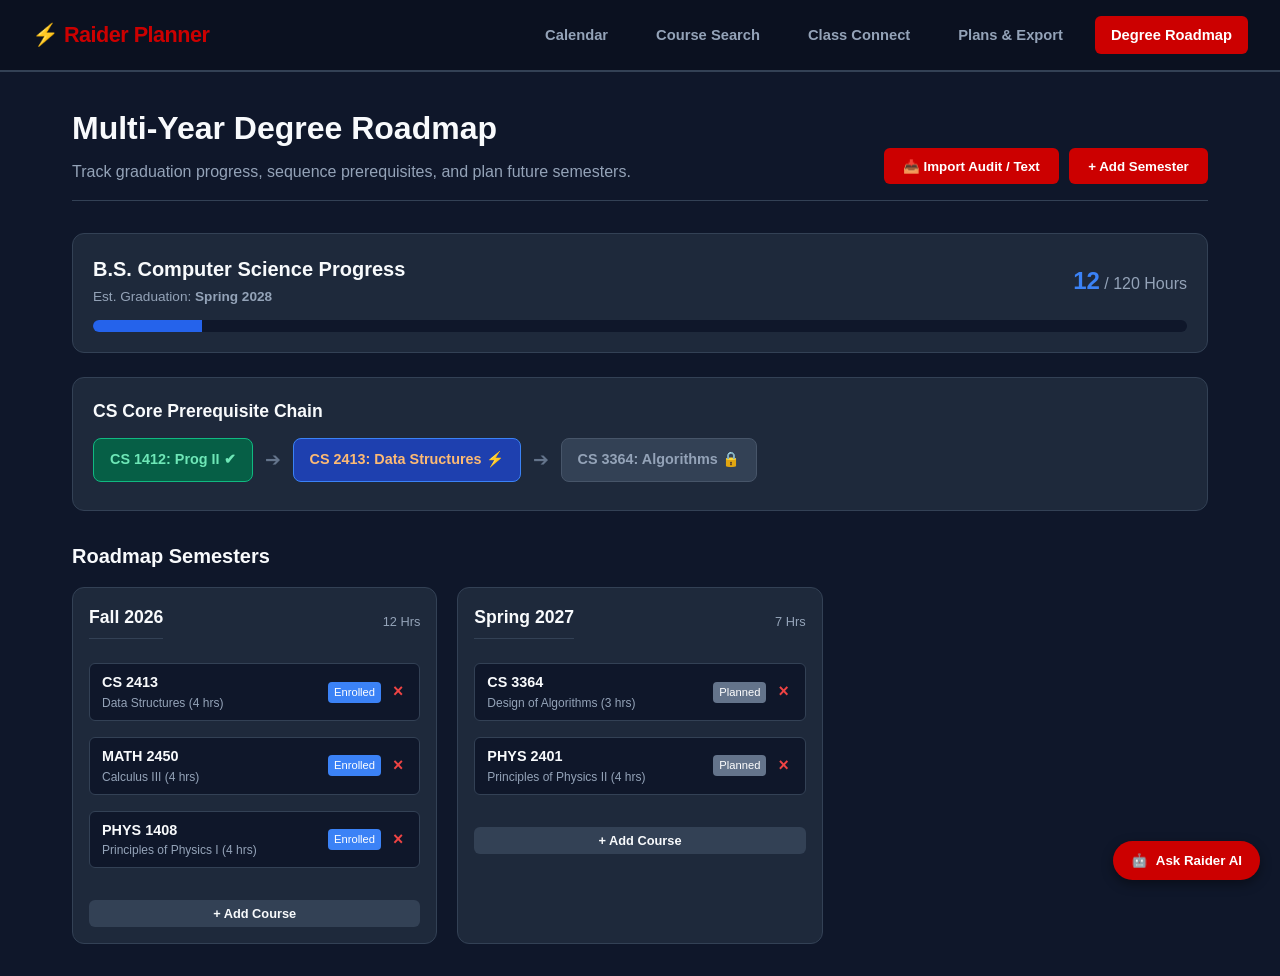
<file: templates/degree-map.html>
<!DOCTYPE html>
<html lang="en">
<head>
  <meta charset="UTF-8" />
  <meta name="viewport" content="width=device-width, initial-scale=1.0" />
  <title>Raider Planner - Multi-Year Degree Roadmap</title>
  <link rel="stylesheet" href="../static/css/style.css?v=2" />
</head>
<body class="bg-slate-900 text-slate-100 font-sans">

  <!-- Top Navigation Bar -->
  <nav class="navbar">
    <div class="logo">⚡ Raider Planner</div>
    <div class="nav-links">
      <a href="/">Calendar</a>
      <a href="/search">Course Search</a>
      <a href="/social">Class Connect</a>
      <a href="/plans">Plans & Export</a>
      <a href="/degree-map" class="active">Degree Roadmap</a>
    </div>
  </nav>

  <main class="container">
    <!-- Header Banner & Controls -->
    <header class="page-header" style="display: flex; justify-content: space-between; align-items: flex-end;">
      <div>
        <h1>Multi-Year Degree Roadmap</h1>
        <p>Track graduation progress, sequence prerequisites, and plan future semesters.</p>
      </div>
      <div style="display: flex; gap: 10px;">
        <button onclick="openAuditModal()" class="btn-secondary">📥 Import Audit / Text</button>
        <button onclick="addSemesterBucket()" class="btn-primary">+ Add Semester</button>
      </div>
    </header>

    <!-- Overall Degree Progress Summary -->
    <div class="card" style="background: #1e293b; padding: 20px; border-radius: 12px; margin-bottom: 24px; border: 1px solid #334155;">
      <div style="display: flex; justify-content: space-between; align-items: center; margin-bottom: 12px;">
        <div>
          <h2 style="margin: 0; font-size: 1.25rem;">B.S. Computer Science Progress</h2>
          <span style="font-size: 0.85rem; color: #94a3b8;">Est. Graduation: <strong>Spring 2028</strong></span>
        </div>
        <div style="text-align: right;">
          <span id="earnedHoursText" style="font-size: 1.5rem; font-weight: 700; color: #3b82f6;">0</span>
          <span style="color: #94a3b8;">/ 120 Hours</span>
        </div>
      </div>
      
      <!-- Progress Bar -->
      <div style="width: 100%; background: #0f172a; height: 12px; border-radius: 6px; overflow: hidden;">
        <div id="degreeProgressBar" style="width: 0%; background: #2563eb; height: 100%; transition: width 0.4s ease;"></div>
      </div>
    </div>

    <!-- Prerequisite Chain Visualization -->
    <div class="prereq-chain-card" style="background: #1e293b; padding: 20px; border-radius: 12px; margin-bottom: 30px; border: 1px solid #334155;">
      <h3 style="margin-top: 0; font-size: 1.1rem; color: #f8fafc;">CS Core Prerequisite Chain</h3>
      <div class="flowchart" style="display: flex; align-items: center; gap: 12px; flex-wrap: wrap; margin-top: 14px;">
        <div class="node node-done" style="padding: 10px 16px; background: #065f46; border: 1px solid #10b981; border-radius: 8px;">CS 1412: Prog II ✔</div>
        <div class="arrow" style="color: #64748b; font-size: 1.2rem;">➔</div>
        <div class="node node-active" style="padding: 10px 16px; background: #1e40af; border: 1px solid #3b82f6; border-radius: 8px;">CS 2413: Data Structures ⚡</div>
        <div class="arrow" style="color: #64748b; font-size: 1.2rem;">➔</div>
        <div class="node node-locked" style="padding: 10px 16px; background: #334155; border: 1px solid #475569; border-radius: 8px; color: #94a3b8;">CS 3364: Algorithms 🔒</div>
      </div>
    </div>

    <!-- Multi-Semester Grid -->
    <h2 style="font-size: 1.25rem; margin-bottom: 16px;">Roadmap Semesters</h2>
    <div id="semesterGrid" class="semester-grid" style="display: grid; grid-template-columns: repeat(auto-fill, minmax(280px, 1fr)); gap: 20px;">
      <!-- Dynamic semester cards rendered via degree-map.js -->
    </div>
  </main>

  <!-- DegreeWorks Audit Text Import Modal -->
  <div id="auditModal" class="modal-overlay hidden">
    <div class="modal-card">
      <div class="modal-header">
        <h3>Import DegreeWorks Audit Text</h3>
        <button class="close-btn" onclick="closeAuditModal()">&times;</button>
      </div>
      <div class="modal-body">
        <p style="font-size: 0.85rem; color: #94a3b8; margin-bottom: 12px;">
          Open DegreeWorks, press <strong>Ctrl + A</strong> (Select All), copy the text, and paste it below. Raider Planner will parse your completed courses and credit hours automatically.
        </p>
        <textarea id="auditText" rows="8" placeholder="Paste DegreeWorks audit text here..." style="width: 100%; background: #0f172a; border: 1px solid #334155; color: #f8fafc; padding: 10px; border-radius: 8px; outline: none;"></textarea>
      </div>
      <div class="modal-actions">
        <button onclick="closeAuditModal()" class="btn-cancel">Cancel</button>
        <button onclick="parseAuditText()" class="btn-save">Parse & Load Audit</button>
      </div>
    </div>
  </div>

  <script src="../static/js/degree-map.js?v=1"></script>
  <script src="../static/js/ai-widget.js"></script>
</body>
</html>
</file>
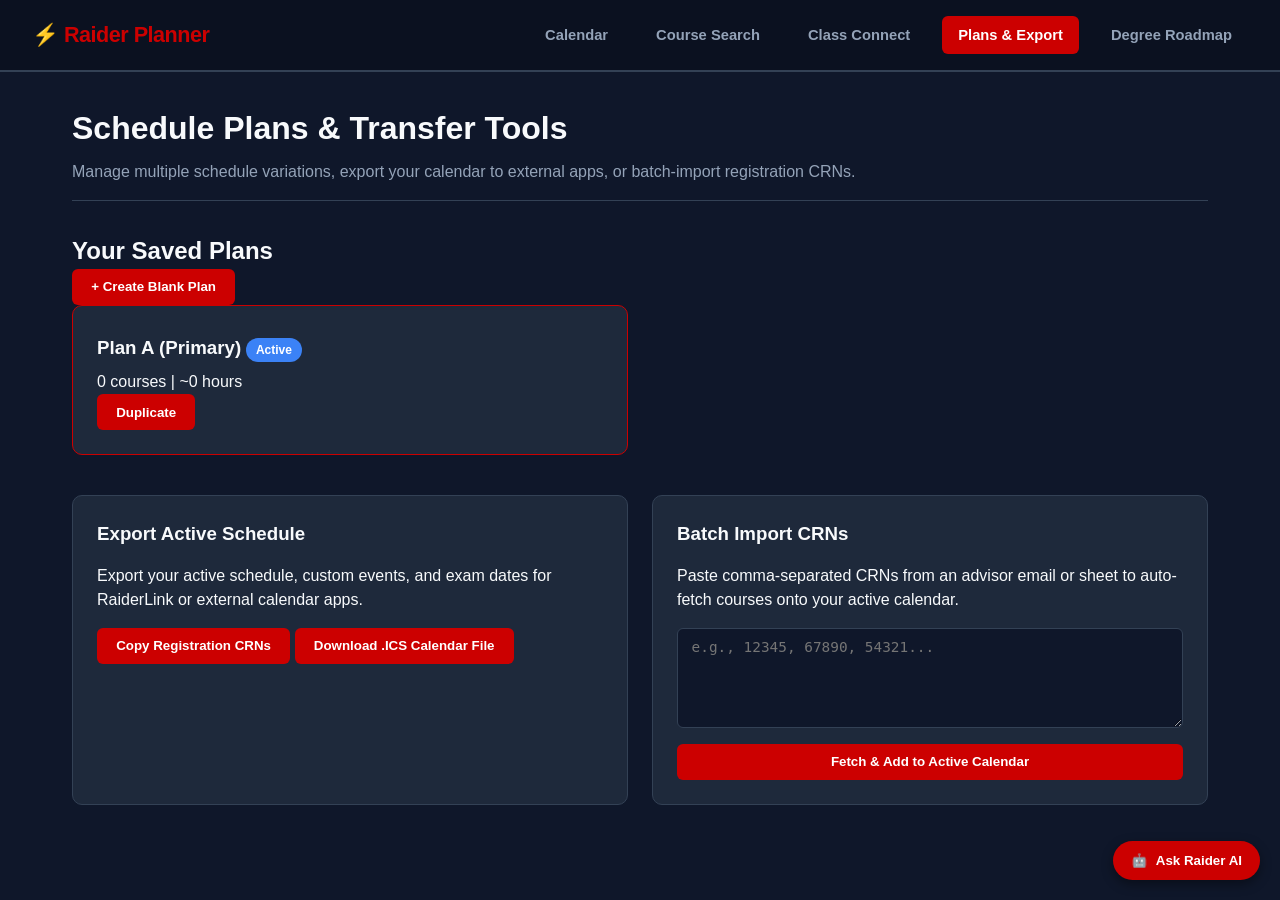
<file: templates/plans.html>
<!DOCTYPE html>
<html lang="en">
<head>
  <meta charset="UTF-8" />
  <meta name="viewport" content="width=device-width, initial-scale=1.0" />
  <title>Raider Planner - Schedule Manager & Export</title>
  <link rel="stylesheet" href="../static/css/style.css" />
</head>
<body class="bg-slate-900 text-slate-100 font-sans">
  
  <nav class="navbar">
    <div class="logo">⚡ Raider Planner</div>
    <div class="nav-links">
      <a href="/">Calendar</a>
      <a href="/search">Course Search</a>
      <a href="/social">Class Connect</a>
      <a href="/plans" class="active">Plans & Export</a>
      <a href="/degree-map">Degree Roadmap</a>
    </div>
  </nav>

  <main class="container">
    <header class="page-header">
      <h1>Schedule Plans & Transfer Tools</h1>
      <p>Manage multiple schedule variations, export your calendar to external apps, or batch-import registration CRNs.</p>
    </header>

    <!-- Active & Saved Plans Section -->
    <div class="section-header">
      <h2>Your Saved Plans</h2>
      <button class="btn-primary" onclick="createNewPlan()">+ Create Blank Plan</button>
    </div>

    <div id="plansGrid" class="plans-grid">
      <!-- Dynamically populated by plans.js -->
    </div>

    <!-- Export & Batch Import Section -->
    <div class="transfer-section">
      <div class="transfer-card">
        <h3>Export Active Schedule</h3>
        <p>Export your active schedule, custom events, and exam dates for RaiderLink or external calendar apps.</p>
        <div class="btn-group">
          <button onclick="copyCrnList()" class="btn-secondary">Copy Registration CRNs</button>
          <button onclick="exportIcsFile()" class="btn-action">Download .ICS Calendar File</button>
        </div>
      </div>

      <div class="transfer-card">
        <h3>Batch Import CRNs</h3>
        <p>Paste comma-separated CRNs from an advisor email or sheet to auto-fetch courses onto your active calendar.</p>
        <textarea id="importCrnText" placeholder="e.g., 12345, 67890, 54321..."></textarea>
        <button onclick="importCrnBatch()" class="btn-primary">Fetch & Add to Active Calendar</button>
      </div>
    </div>
  </main>

  <!-- Dedicated Page Script -->
  <script src="../static/js/plans.js?v=2"></script>
  <script src="../static/js/ai-widget.js"></script>
</body>
</html>
</file>
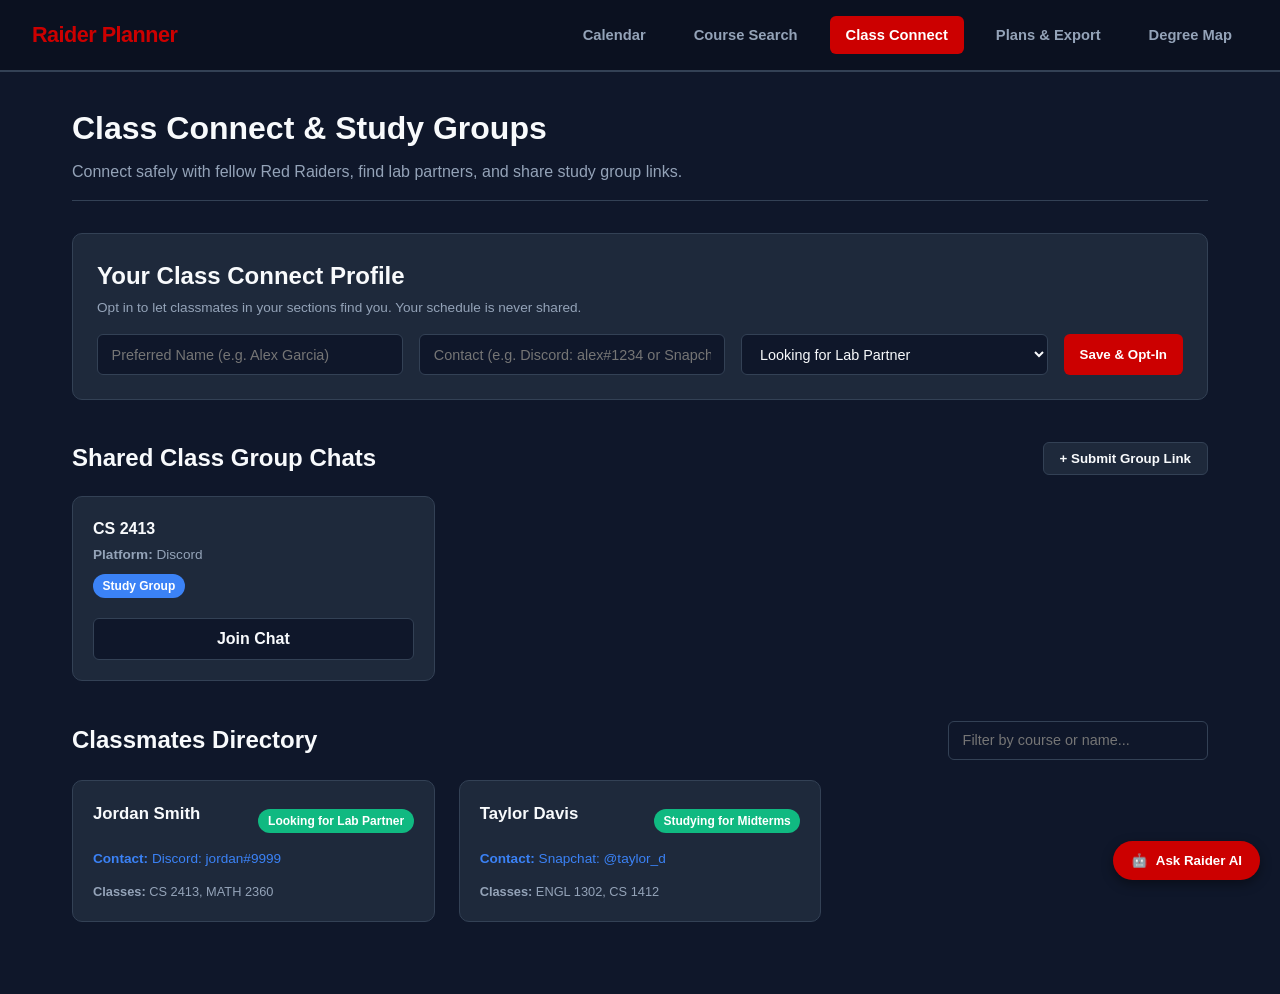
<file: templates/social.html>
<!DOCTYPE html>
<html lang="en">
<head>
    <meta charset="UTF-8">
    <meta name="viewport" content="width=device-width, initial-scale=1.0">
    <title>Class Connect - Raider Planner</title>
    <link rel="stylesheet" href="../static/css/style.css?v=5">
</head>
<body>

  <!-- Navigation Bar -->
  <nav class="navbar">
    <div class="logo">Raider Planner</div>
    <div class="nav-links">
      <a href="/">Calendar</a>
      <a href="search">Course Search</a>
      <a href="social" class="active">Class Connect</a>
      <a href="plans">Plans & Export</a>
      <a href="degree-map">Degree Map</a>
    </div>
  </nav>

  <!-- Main Page Container -->
  <div class="container">
    <div class="page-header">
      <h1>Class Connect & Study Groups</h1>
      <p>Connect safely with fellow Red Raiders, find lab partners, and share study group links.</p>
    </div>

    <!-- Opt-In Profile Card -->
    <div class="profile-optin-card">
      <h2>Your Class Connect Profile</h2>
      <p style="font-size: 0.85rem; color: var(--text-muted); margin-top: 4px;">Opt in to let classmates in your sections find you. Your schedule is never shared.</p>
      
      <div class="optin-form" id="optInFormContainer">
        <input type="text" id="userDisplayName" placeholder="Preferred Name (e.g. Alex Garcia)" />
        <input type="text" id="userContact" placeholder="Contact (e.g. Discord: alex#1234 or Snapchat)" />
        <select id="userStatus">
          <option value="Looking for Lab Partner">Looking for Lab Partner</option>
          <option value="Studying for Midterms">Studying for Midterms</option>
          <option value="Looking for Project Group">Looking for Project Group</option>
          <option value="Open to Study">Open to Study</option>
        </select>
        <button onclick="saveSocialProfile()" style="background: var(--ttu-red); color: white; border: none; font-weight: bold; cursor: pointer; border-radius: var(--radius-sm); padding: 0.65rem 1rem;">Save & Opt-In</button>
      </div>
      
      <!-- Dynamic status banner when opted in -->
      <div id="profileActiveBanner" style="display: none; margin-top: 1rem; padding: 12px; background: #065f46; border: 1px solid #10b981; border-radius: 6px; justify-content: space-between; align-items: center;">
        <span style="font-size: 0.9rem; color: #ecfdf5;">✔ You are opted-in as <strong id="currentStatusDisplay"></strong></span>
        <button onclick="optOutProfile()" style="background: none; border: none; color: #f87171; cursor: pointer; font-size: 0.85rem; text-decoration: underline;">Opt Out</button>
      </div>
    </div>

    <!-- Group Links Section -->
    <div class="section-divider">
      <h2>Shared Class Group Chats</h2>
      <button onclick="openGroupModal()" style="background: var(--bg-card); color: var(--text-primary); border: 1px solid var(--border-color); padding: 0.5rem 1rem; border-radius: var(--radius-sm); cursor: pointer; font-weight: 600;">+ Submit Group Link</button>
    </div>

    <!-- Submitter Box / Form -->
    <div id="addGroupBox" style="display: none; background: var(--bg-card); border: 1px solid var(--border-color); padding: 1.25rem; border-radius: var(--radius-md); margin-bottom: 1.5rem;">
      <h3 style="font-size: 1rem; margin-bottom: 1rem;">Add a Group Chat Link</h3>
      <div style="display: grid; grid-template-columns: 1fr 1fr 1fr auto; gap: 1rem;">
        <input type="text" id="groupCourse" placeholder="Course (e.g. CS 2413)" />
        <select id="groupPlatform">
          <option value="Discord">Discord Server</option>
          <option value="GroupMe">GroupMe</option>
          <option value="WhatsApp">WhatsApp</option>
        </select>
        <input type="text" id="groupLinkUrl" placeholder="Invite Link (https://...)" />
        <button onclick="saveGroupChat()" style="background: var(--ttu-red); color: white; border: none; padding: 0 1rem; border-radius: var(--radius-sm); font-weight: bold; cursor: pointer;">Post</button>
      </div>
    </div>

    <div id="groupChatsList" class="group-chats-grid">
      <!-- Populated dynamically -->
    </div>

    <!-- Peer Directory with Search Filter -->
    <div style="display: flex; justify-content: space-between; align-items: center; margin-bottom: 1.25rem; flex-wrap: wrap; gap: 1rem;">
      <h2 style="margin: 0;">Classmates Directory</h2>
      <input type="text" id="directorySearch" placeholder="Filter by course or name..." oninput="filterClassmates()" style="width: 260px;" />
    </div>

    <div id="classmatesList" class="classmates-grid">
      <!-- Populated dynamically -->
    </div>
  </div>

  <!-- Global AI Assistant Widget & Page Script -->
  <script src="/static/js/ai-widget.js"></script>
  <script src="/static/js/social.js"></script>
</body>
</html>
</file>
<file: static/css/style.css>
/* ==========================================================================
   Raider Planner - Global Theme & Layout Stylesheet
   ========================================================================== */

/* 1. Global Reset & CSS Variables */
:root {
  --bg-main: #0f172a;        /* Dark Slate Base */
  --bg-card: #1e293b;        /* Elevate Slate Card Base */
  --bg-card-hover: #334155;  /* Subtle Hover Accent */
  --border-color: #334155;  /* Card & Divider Borders */
  
  --ttu-red: #CC0000;       /* Texas Tech Red */
  --ttu-red-hover: #990000;
  --text-primary: #f8fafc;   /* Pure Light Text */
  --text-muted: #94a3b8;     /* Muted Grey Text */
  
  --accent-green: #10b981;   /* Active / Full-Time Status */
  --accent-orange: #f59e0b;  /* Exam / Warning Accent */
  --accent-blue: #3b82f6;    /* Info / Discord Accent */
  
  --radius-sm: 6px;
  --radius-md: 10px;
  --radius-lg: 16px;
}

* {
  box-sizing: border-box;
  margin: 0;
  padding: 0;
}

body {
  background-color: var(--bg-main);
  color: var(--text-primary);
  font-family: -apple-system, BlinkMacSystemFont, "Segoe UI", Roboto, Oxygen, Ubuntu, Cantarell, sans-serif;
  line-height: 1.5;
  min-height: 100vh;
}

/* 2. Navigation Bar */
.navbar {
  display: flex;
  justify-content: space-between;
  align-items: center;
  background-color: #0b1120;
  padding: 1rem 2rem;
  border-bottom: 2px solid var(--border-color);
  position: sticky;
  top: 0;
  z-index: 100;
}

.navbar .logo {
  font-size: 1.35rem;
  font-weight: 800;
  color: var(--ttu-red);
  letter-spacing: -0.5px;
}

.nav-links {
  display: flex;
  gap: 1rem;
}

.nav-links a {
  color: var(--text-muted);
  text-decoration: none;
  font-weight: 600;
  font-size: 0.92rem;
  padding: 0.5rem 1rem;
  border-radius: var(--radius-sm);
  transition: all 0.2s ease;
}

.nav-links a:hover {
  color: var(--text-primary);
  background-color: var(--bg-card);
}

.nav-links a.active {
  color: #ffffff;
  background-color: var(--ttu-red);
}

/* 3. Page Layout Containers */
.container {
  max-width: 1200px;
  margin: 0 auto;
  padding: 2rem;
}

.page-header {
  margin-bottom: 2rem;
  border-bottom: 1px solid var(--border-color);
  padding-bottom: 1rem;
}

.page-header h1 {
  font-size: 2rem;
  font-weight: 700;
  margin-bottom: 0.5rem;
}

.page-header p {
  color: var(--text-muted);
  font-size: 1rem;
}

/* 4. Page 1: Calendar Layout */
.app-layout {
  display: grid;
  grid-template-columns: 320px 1fr;
  gap: 1.5rem;
  max-width: 1400px;
  margin: 0 auto;
  padding: 1.5rem;
  height: calc(100vh - 70px);
}

.sidebar {
  background-color: var(--bg-card);
  border: 1px solid var(--border-color);
  border-radius: var(--radius-md);
  padding: 1.25rem;
  display: flex;
  flex-direction: column;
  gap: 1rem;
  overflow-y: auto;
}

.credit-banner {
  background-color: #0f172a;
  border: 1px solid var(--border-color);
  border-radius: var(--radius-sm);
  padding: 0.75rem;
  font-weight: 600;
  font-size: 0.9rem;
  text-align: center;
  color: var(--accent-green);
}

.quick-add {
  display: flex;
  gap: 0.5rem;
}

.quick-add input,
.search-inputs input,
.search-inputs select,
.optin-form input,
.optin-form select,
textarea {
  background-color: #0f172a;
  border: 1px solid var(--border-color);
  color: var(--text-primary);
  padding: 0.65rem 0.85rem;
  border-radius: var(--radius-sm);
  font-size: 0.9rem;
  outline: none;
}

.quick-add input:focus,
.search-inputs input:focus {
  border-color: var(--ttu-red);
}

button {
  background-color: var(--ttu-red);
  color: #ffffff;
  border: none;
  padding: 0.65rem 1.2rem;
  border-radius: var(--radius-sm);
  font-weight: 600;
  cursor: pointer;
  transition: background-color 0.2s ease;
}

button:hover {
  background-color: var(--ttu-red-hover);
}

.calendar-container {
  background-color: var(--bg-card);
  border: 1px solid var(--border-color);
  border-radius: var(--radius-md);
  padding: 1.25rem;
  overflow: hidden;
  height: 100%;
}

/* Custom Event Centered Modal Overlay */
.modal-overlay {
  position: fixed;
  inset: 0;
  background-color: rgba(15, 23, 42, 0.75);
  backdrop-filter: blur(6px);
  display: flex;
  align-items: center;
  justify-content: center;
  z-index: 1000;
  opacity: 1;
  transition: opacity 0.2s ease-in-out;
}

.modal-overlay.hidden {
  display: none;
  opacity: 0;
  pointer-events: none;
}

.modal-card {
  background: #1e293b;
  border: 1px solid #334155;
  border-radius: 12px;
  width: 100%;
  max-width: 460px;
  padding: 24px;
  box-shadow: 0 20px 25px -5px rgba(0, 0, 0, 0.5);
  color: #f8fafc;
}

.modal-header {
  display: flex;
  justify-content: space-between;
  align-items: center;
  margin-bottom: 18px;
}

.modal-header h3 {
  font-size: 1.25rem;
  font-weight: 600;
  margin: 0;
}

.close-btn {
  background: transparent;
  border: none;
  color: #94a3b8;
  font-size: 1.5rem;
  cursor: pointer;
}

.close-btn:hover {
  color: #f8fafc;
}

.modal-body .form-group {
  margin-bottom: 14px;
  display: flex;
  flex-direction: column;
}

.modal-body label {
  font-size: 0.85rem;
  color: #94a3b8;
  margin-bottom: 6px;
}

.modal-body input, .modal-body select {
  background: #0f172a;
  border: 1px solid #334155;
  border-radius: 6px;
  padding: 10px;
  color: #f8fafc;
  outline: none;
}

.modal-body input:focus, .modal-body select:focus {
  border-color: #3b82f6;
}

.form-row {
  display: grid;
  grid-template-columns: 1fr 1fr;
  gap: 12px;
}

.modal-actions {
  display: flex;
  justify-content: flex-end;
  gap: 10px;
  margin-top: 20px;
}

.btn-cancel {
  background: #334155;
  color: #f8fafc;
  border: none;
  padding: 8px 16px;
  border-radius: 6px;
  cursor: pointer;
}

.btn-save {
  background: #2563eb;
  color: #ffffff;
  border: none;
  padding: 8px 16px;
  border-radius: 6px;
  font-weight: 600;
  cursor: pointer;
}

.btn-save:hover {
  background: #1d4ed8;
}

/* 5. Page 2: Course Search Layout */
.search-box-card {
  background-color: var(--bg-card);
  border: 1px solid var(--border-color);
  border-radius: var(--radius-md);
  padding: 1.5rem;
  margin-bottom: 2rem;
}

.search-inputs {
  display: flex;
  flex-wrap: wrap;
  gap: 0.75rem;
  align-items:center;
}
/* Specific sizing for each input element */
.search-inputs #term-filter {
  flex: 0 0 180px;
  max-width: 180px;
}

.search-inputs #dept-filter {
  flex: 0 0 180px;
  max-width: 180px;
}

.search-inputs #search-query {
  flex: 1 1 200px; /* Takes remaining horizontal space */
  min-width: 150px;
}

.search-inputs button {
  flex: 0 0 auto;
  white-space: nowrap;
}
.results-grid {
  display: grid;
  grid-template-columns: repeat(auto-fill, minmax(320px, 1fr));
  gap: 1.5rem;
}

.course-card {
  background-color: var(--bg-card);
  border: 1px solid var(--border-color);
  border-radius: var(--radius-md);
  padding: 1.25rem;
  display: flex;
  flex-direction: column;
  justify-content: space-between;
  gap: 0.75rem;
}

.course-card .card-header {
  display: flex;
  justify-content: space-between;
  align-items: center;
}

.crn-badge {
  background-color: #0f172a;
  color: var(--accent-orange);
  font-size: 0.75rem;
  font-weight: 700;
  padding: 0.25rem 0.5rem;
  border-radius: 4px;
  border: 1px solid var(--border-color);
}

/* 6. Page 3: Class Connect / Social Layout */
.profile-optin-card {
  background-color: var(--bg-card);
  border: 1px solid var(--border-color);
  border-radius: var(--radius-md);
  padding: 1.5rem;
  margin-bottom: 2.5rem;
}

.optin-form {
  display: grid;
  grid-template-columns: 1fr 1fr 1fr auto;
  gap: 1rem;
  margin-top: 1rem;
}

.section-divider {
  display: flex;
  justify-content: space-between;
  align-items: center;
  margin-bottom: 1.25rem;
}

.group-chats-grid, .classmates-grid {
  display: grid;
  grid-template-columns: repeat(auto-fill, minmax(280px, 1fr));
  gap: 1.5rem;
  margin-bottom: 2.5rem;
}

.chat-card, .peer-card {
  background-color: var(--bg-card);
  border: 1px solid var(--border-color);
  border-radius: var(--radius-md);
  padding: 1.25rem;
}

.badge {
  display: inline-block;
  background-color: var(--accent-blue);
  color: #fff;
  font-size: 0.75rem;
  font-weight: 600;
  padding: 0.2rem 0.6rem;
  border-radius: 12px;
  margin: 0.5rem 0;
}

.join-btn {
  display: block;
  text-align: center;
  background-color: #0f172a;
  color: var(--text-primary);
  border: 1px solid var(--border-color);
  text-decoration: none;
  padding: 0.5rem;
  border-radius: var(--radius-sm);
  font-weight: 600;
  margin-top: 0.75rem;
}

.join-btn:hover {
  border-color: var(--ttu-red);
}

/* Match directory search input with the rest of the application's inputs */
#directorySearch {
    background-color: #0f172a;
    border: 1px solid var(--border-color);
    color: var(--text-primary);
    padding: 0.65rem 0.85rem;
    border-radius: var(--radius-sm);
    font-size: 0.9rem;
    outline: none;
    transition: border-color 0.2s ease;
}

#directorySearch:focus {
    border-color: var(--ttu-red);
}

/* 7. Page 4: Schedule Plans & Import/Export Layout */
.plans-grid {
  display: grid;
  grid-template-columns: 1fr 1fr;
  gap: 1.5rem;
  margin-bottom: 2.5rem;
}

.plan-card {
  background-color: var(--bg-card);
  border: 1px solid var(--border-color);
  border-radius: var(--radius-md);
  padding: 1.5rem;
}

.plan-card.active-plan {
  border-color: var(--ttu-red);
}

.plan-header {
  display: flex;
  justify-content: space-between;
  margin-bottom: 1rem;
}

.badge-green { background-color: var(--accent-green); color: #fff; padding: 0.25rem 0.5rem; border-radius: 4px; font-size: 0.75rem; font-weight: bold; }
.badge-gray { background-color: var(--text-muted); color: #fff; padding: 0.25rem 0.5rem; border-radius: 4px; font-size: 0.75rem; font-weight: bold; }

.transfer-section {
  display: grid;
  grid-template-columns: 1fr 1fr;
  gap: 1.5rem;
}

.transfer-card {
  background-color: var(--bg-card);
  border: 1px solid var(--border-color);
  border-radius: var(--radius-md);
  padding: 1.5rem;
  display: flex;
  flex-direction: column;
  gap: 1rem;
}

textarea {
  width: 100%;
  height: 100px;
  resize: vertical;
}

/* 8. Page 5: Degree Roadmap Layout */
.prereq-chain-card {
  background-color: var(--bg-card);
  border: 1px solid var(--border-color);
  border-radius: var(--radius-md);
  padding: 1.5rem;
  margin-bottom: 2rem;
}

.flowchart {
  display: flex;
  align-items: center;
  gap: 1rem;
  margin-top: 1rem;
  overflow-x: auto;
  padding-bottom: 0.5rem;
}

.node {
  padding: 0.75rem 1.25rem;
  border-radius: var(--radius-sm);
  font-weight: bold;
  font-size: 0.9rem;
  white-space: nowrap;
}

.node-done { background-color: #064e3b; color: #6ee7b7; border: 1px solid #047857; }
.node-active { background-color: #7c2d12; color: #fdba74; border: 1px solid #c2410c; }
.node-locked { background-color: #1e293b; color: #64748b; border: 1px solid #334155; }
.arrow { color: var(--text-muted); font-size: 1.2rem; }

.semester-grid {
  display: grid;
  grid-template-columns: repeat(auto-fill, minmax(280px, 1fr));
  gap: 1.5rem;
  margin-top: 1rem;
}

.semester-bucket {
  background-color: var(--bg-card);
  border: 1px solid var(--border-color);
  border-radius: var(--radius-md);
  padding: 1.25rem;
  display: flex;
  flex-direction: column;
  gap: 0.75rem;
}

.semester-bucket h3 {
  border-bottom: 1px solid var(--border-color);
  padding-bottom: 0.5rem;
  color: var(--ttu-red);
}

.course-list {
  list-style: none;
  display: flex;
  flex-direction: column;
  gap: 0.5rem;
}

.course-list li {
  background-color: #0f172a;
  padding: 0.5rem 0.75rem;
  border-radius: var(--radius-sm);
  font-size: 0.88rem;
  border: 1px solid var(--border-color);
}

.hours-count {
  font-size: 0.8rem;
  color: var(--text-muted);
  font-weight: bold;
  margin-top: auto;
}
/* Degree Roadmap Custom Styles */
.modal-overlay {
  position: fixed;
  inset: 0;
  background-color: rgba(15, 23, 42, 0.75);
  backdrop-filter: blur(6px);
  display: flex;
  align-items: center;
  justify-content: center;
  z-index: 1000;
}

.modal-overlay.hidden {
  display: none;
  pointer-events: none;
}

.modal-card {
  background: #1e293b;
  border: 1px solid #334155;
  border-radius: 12px;
  width: 100%;
  max-width: 500px;
  padding: 24px;
  box-shadow: 0 20px 25px -5px rgba(0, 0, 0, 0.5);
  color: #f8fafc;
}

.modal-header {
  display: flex;
  justify-content: space-between;
  align-items: center;
  margin-bottom: 16px;
}

.modal-header h3 {
  margin: 0;
  font-size: 1.2rem;
  font-weight: 600;
}

.close-btn {
  background: transparent;
  border: none;
  color: #94a3b8;
  font-size: 1.5rem;
  cursor: pointer;
}

.close-btn:hover {
  color: #f8fafc;
}

.modal-actions {
  display: flex;
  justify-content: flex-end;
  gap: 10px;
  margin-top: 18px;
}

.btn-cancel {
  background: #334155;
  color: #f8fafc;
  border: none;
  padding: 8px 16px;
  border-radius: 6px;
  cursor: pointer;
}

.btn-save {
  background: #2563eb;
  color: #ffffff;
  border: none;
  padding: 8px 16px;
  border-radius: 6px;
  font-weight: 600;
  cursor: pointer;
}

.btn-save:hover {
  background: #1d4ed8;
}

/* Prerequisite Flowchart Animations */
.node {
  transition: transform 0.2s ease, box-shadow 0.2s ease;
  font-weight: 600;
  font-size: 0.9rem;
}

.node:hover {
  transform: translateY(-2px);
  box-shadow: 0 4px 12px rgba(0, 0, 0, 0.3);
}
</file>
